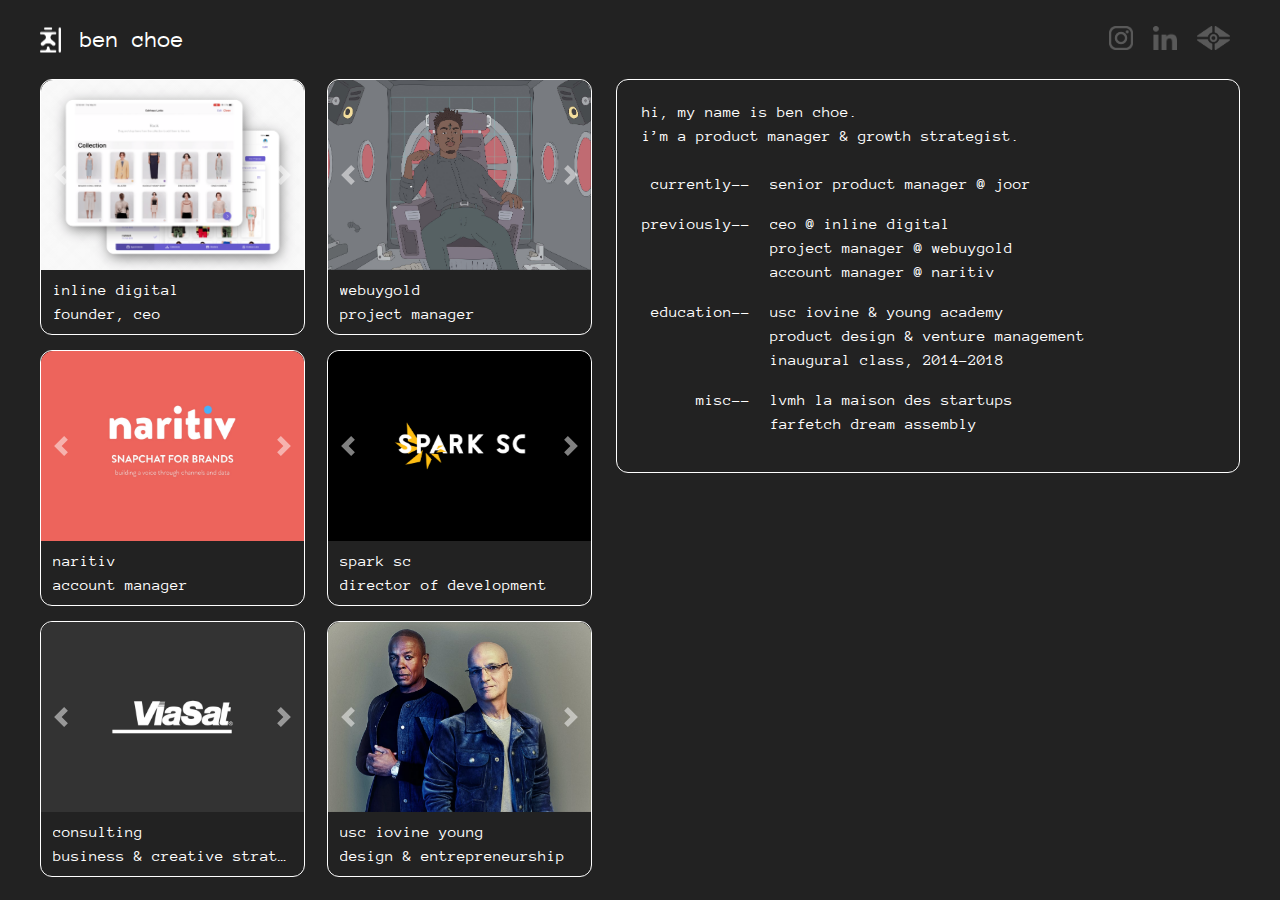
<file: index.html>
<!DOCTYPE html>
<!-- 4/11/20 12:38 -->
<html lang="en">
<head>
  <!-- Meta, title, CSS, favicons, etc. -->
  <meta http-equiv="Content-Type" content="text/html; charset=UTF-8">
  <meta charset="utf-8">
  <meta http-equiv="X-UA-Compatible" content="IE=edge">
  <meta name="viewport" content="width=device-width, initial-scale=1">
  <meta name="author" content="ben choe">
  <title>ben choe</title>
  <link rel="icon" type="image/png" href="img/favicon.png">
  <link href="css/bootstrap.min.css" rel="stylesheet">
  <link href="css/home.css" rel="stylesheet">
  <link href="https://fonts.googleapis.com/css?family=Anonymous+Pro:400,400i,700,700i&display=swap" rel="stylesheet">

</head>

<body class="text-center">
  <div class="container-fluid d-flex w-auto h-auto p-3 mx-4 flex-column">
    <header class="header mb-3">
      <div class="content-header text-left">
        <nav class="nav nav-icons">
          <a href="https://www.instagram.com/benchoe/" target="_blank"><img class="nav-icons nav-link" src="img/instagram.png"></img></a>
          <a href="https://www.linkedin.com/in/benjchoe/" target="_blank"><img class="nav-icons nav-link" src="img/linkedin.png"></img></a>
          <a href="https://www.anoesis.org/" target="_blank"><img class="nav-icons nav-link" src="img/anoesis.png"></img></a>
        </nav>
        <a href="/"><img class="ben-korean" src="img/ben-logo.png"></a></img>
        <div class="ben-header-text">
          <h4 class="nobreak"><a class="name" href="/">ben choe</a></h4>
        </div>
      </div>
    </header>


    <div class="container-fluid body p-0">
      <div class="infosticky d-xl-block bd-toc">
        hi, my name is ben choe. </br>
        i’m a product manager & growth strategist. </br></br>
        <div class="about1">
          <p>currently--</p>
          <p>previously--</p></br></br>
          <p>education--</p></br></br>
          <p>misc--</p></br>
        </div>
        <div class="nobreak">
          <p class="nobreak"><a class="name">senior product manager @ joor</a></p>
          <p class="nobreak"><a class="name" href="inline">ceo @ inline digital</a></br><a class="name" href="webuygold">project manager @ webuygold</a></br><a class="name" href="naritiv">account manager @ naritiv</a></p>
          <p class="nobreak"><a class="name" href="iya">usc iovine & young academy</a></br>product design & venture management</br>inaugural class, 2014-2018</p>
          <p class="nobreak"><a class="name" href="https://www.lvmh.fr/actualites-documents/actualites/lvmh-accueille-la-troisieme-promotion-de-son-incubateur-la-maison-des-startups-a-station-f/" target="_blank">lvmh la maison des startups</a>
          </br><a class="name" href="https://www.drapersonline.com/news/meet-farfetchs-next-generation-of-start-ups/7038123.article" target="_blank">farfetch dream assembly</a></br></p>
        </div>
      </div>

      <div class="resize" id="resize">
      </div>

      <div class="contentsticky bd-toc">
        <div class="row">
          <div class="col card"> <a href="inline">
              <div id="carousel1" class="carousel slide" data-ride="carousel" data-interval="false">
                <div class="carousel-inner">
                  <div class="carousel-item active">
                    <img class="d-block w-100 card-img-top" src="img/inline/inline-00.png" alt="First slide">
                  </div>
                  <div class="carousel-item">
                    <img class="d-block w-100 card-img-top" src="img/inline/inline-01.png" alt="Second slide">
                  </div>
                  <div class="carousel-item">
                    <img class="d-block w-100 card-img-top" src="img/inline/inline-02.png" alt="Third slide">
                  </div>
                  <div class="carousel-item">
                    <img class="d-block w-100 card-img-top" src="img/inline/inline-03.png" alt="Fourth slide">
                  </div>
            </a>
          </div>
          <a class="carousel-control-prev" href="#carousel1" role="button" data-slide="prev">
            <span class="carousel-control-prev-icon" aria-hidden="true"></span>
            <span class="sr-only">Previous</span>
          </a>
          <a class="carousel-control-next" href="#carousel1" role="button" data-slide="next">
            <span class="carousel-control-next-icon" aria-hidden="true"></span>
            <span class="sr-only">Next</span>
          </a>
        </div>
        <div class="card-body"><a href="inline">
            <p class="card-text nobreak">inline digital</p>
            <p class="card-text nobreak">founder, ceo</p>
          </a>
        </div>
      </div>

      <div class="col card"> <a href="webuygold">
          <div id="carousel2" class="carousel slide" data-ride="carousel" data-interval="false">
            <div class="carousel-inner">
              <div class="carousel-item active">
                <img class="d-block w-100 card-img-top" src="img/webuygold/wbg-07.jpeg" alt="First slide">
              </div>
              <div class="carousel-item">
                <img class="d-block w-100 card-img-top" src="img/webuygold/wbg-08.png" alt="Second slide">
              </div>
              <div class="carousel-item">
                <img class="d-block w-100 card-img-top" src="img/webuygold/wbg-09.png" alt="Third slide">
              </div>
              <div class="carousel-item">
                <img class="d-block w-100 card-img-top" src="img/webuygold/wbg-10.jpg" alt="Fourth slide">
              </div>
        </a>
      </div>
      <a class="carousel-control-prev" href="#carousel2" role="button" data-slide="prev">
        <span class="carousel-control-prev-icon" aria-hidden="true"></span>
        <span class="sr-only">Previous</span>
      </a>
      <a class="carousel-control-next" href="#carousel2" role="button" data-slide="next">
        <span class="carousel-control-next-icon" aria-hidden="true"></span>
        <span class="sr-only">Next</span>
      </a>
    </div>
    <div class="card-body"> <a href="webuygold">
        <p class="card-text nobreak">webuygold</p>
        <p class="card-text nobreak">project manager </p>
      </a>
    </div>
  </div>

  <div class="w-border"></div>

  <div class="col card"><a href="naritiv">
      <div id="carousel3" class="carousel slide" data-ride="carousel" data-interval="false">
        <div class="carousel-inner">
          <div class="carousel-item active">
            <img class="d-block w-100 card-img-top" src="img/naritiv/01.jpg" alt="First slide">
          </div>
          <div class="carousel-item">
            <img class="d-block w-100 card-img-top" src="img/naritiv/09.png" alt="Second slide">
          </div>
          <div class="carousel-item">
            <img class="d-block w-100 card-img-top" src="img/naritiv/10.png" alt="Third slide">
          </div>
          <div class="carousel-item">
            <img class="d-block w-100 card-img-top" src="img/naritiv/11.png" alt="Fourth slide">
          </div>
    </a>
  </div>
  <a class="carousel-control-prev" href="#carousel3" role="button" data-slide="prev">
    <span class="carousel-control-prev-icon" aria-hidden="true"></span>
    <span class="sr-only">Previous</span>
  </a>
  <a class="carousel-control-next" href="#carousel3" role="button" data-slide="next">
    <span class="carousel-control-next-icon" aria-hidden="true"></span>
    <span class="sr-only">Next</span>
  </a>
  </div>
  <div class="card-body"> <a href="naritiv">
      <p class="card-text nobreak">naritiv</p>
      <p class="card-text nobreak">account manager</p>
    </a>
  </div>
  </div>

  <div class="col card"> <a href="sparksc">
      <div id="carousel4" class="carousel slide" data-ride="carousel" data-interval="false">
        <div class="carousel-inner">
          <div class="carousel-item active">
            <img class="d-block w-100 card-img-top" src="img/sparksc/spark-01.png" alt="First slide">
          </div>
          <div class="carousel-item">
            <img class="d-block w-100 card-img-top" src="img/sparksc/spark-07.png" alt="Second slide">
          </div>
          <div class="carousel-item">
            <img class="d-block w-100 card-img-top" src="img/sparksc/spark-08.jpg" alt="Third slide">
          </div>
          <div class="carousel-item">
            <img class="d-block w-100 card-img-top" src="img/sparksc/spark-09.jpg" alt="Fourth slide">
          </div>
          <div class="carousel-item">
            <img class="d-block w-100 card-img-top" src="img/sparksc/spark-10.jpg" alt="Fifth slide">
          </div>
          <div class="carousel-item">
            <img class="d-block w-100 card-img-top" src="img/sparksc/spark-11.jpg" alt="Fifth slide">
          </div>
    </a>
  </div>
  <a class="carousel-control-prev" href="#carousel4" role="button" data-slide="prev">
    <span class="carousel-control-prev-icon" aria-hidden="true"></span>
    <span class="sr-only">Previous</span>
  </a>
  <a class="carousel-control-next" href="#carousel4" role="button" data-slide="next">
    <span class="carousel-control-next-icon" aria-hidden="true"></span>
    <span class="sr-only">Next</span>
  </a>
  </div>
  <div class="card-body"> <a href="sparksc">
      <p class="card-text nobreak">spark sc</p>
      <p class="card-text nobreak">director of development</p>
    </a>
  </div>
  </div>

  <div class="w-border"></div>

  <div class="col card"> <a href="consulting">
      <div id="carousel5" class="carousel slide" data-ride="carousel" data-interval="false">
        <div class="carousel-inner">
          <div class="carousel-item active">
            <img class="d-block w-100 card-img-top" src="img/consulting/consult-01.jpeg" alt="First slide">
          </div>
          <div class="carousel-item">
            <img class="d-block w-100 card-img-top" src="img/consulting/consult-02.jpg" alt="Second slide">
          </div>
          <div class="carousel-item">
            <img class="d-block w-100 card-img-top" src="img/consulting/consult-03.png" alt="Third slide">
          </div>
          <div class="carousel-item">
            <img class="d-block w-100 card-img-top" src="img/consulting/consult-05.png" alt="Fourth slide">
          </div>
    </a>
  </div>
  <a class="carousel-control-prev" href="#carousel5" role="button" data-slide="prev">
    <span class="carousel-control-prev-icon" aria-hidden="true"></span>
    <span class="sr-only">Previous</span>
  </a>
  <a class="carousel-control-next" href="#carousel5" role="button" data-slide="next">
    <span class="carousel-control-next-icon" aria-hidden="true"></span>
    <span class="sr-only">Next</span>
  </a>
  </div>
  <div class="card-body"> <a href="consulting">
      <p class="card-text nobreak">consulting</p>
      <p class="card-text nobreak">business & creative strategy</p>
    </a>
  </div>
  </div>

  <div class="col card"> <a href="iya">
      <div id="carousel6" class="carousel slide" data-ride="carousel" data-interval="false">
        <div class="carousel-inner">
          <div class="carousel-item active">
            <img class="d-block w-100 card-img-top" src="img/iya/iya-03.jpg" alt="First slide">
          </div>
          <div class="carousel-item">
            <img class="d-block w-100 card-img-top" src="img/iya/iya-00.jpg" alt="Second slide">
          </div>
          <div class="carousel-item">
            <img class="d-block w-100 card-img-top" src="img/iya/iya-01.jpg" alt="Third slide">
          </div>
          <div class="carousel-item">
            <img class="d-block w-100 card-img-top" src="img/iya/iya-02.jpg" alt="Fourth slide">
          </div>
    </a>
  </div>
  <a class="carousel-control-prev" href="#carousel6" role="button" data-slide="prev">
    <span class="carousel-control-prev-icon" aria-hidden="true"></span>
    <span class="sr-only">Previous</span>
  </a>
  <a class="carousel-control-next" href="#carousel6" role="button" data-slide="next">
    <span class="carousel-control-next-icon" aria-hidden="true"></span>
    <span class="sr-only">Next</span>
  </a>
  </div>
  <div class="card-body"><a href="iya">
      <p class="card-text nobreak">usc iovine young</p>
      <p class="card-text nobreak">design & entrepreneurship </p>
    </a>
  </div>
  </div>

  </div>
  </div>

  </div>
  </div>
  </div>

</body>
</html>
</file>
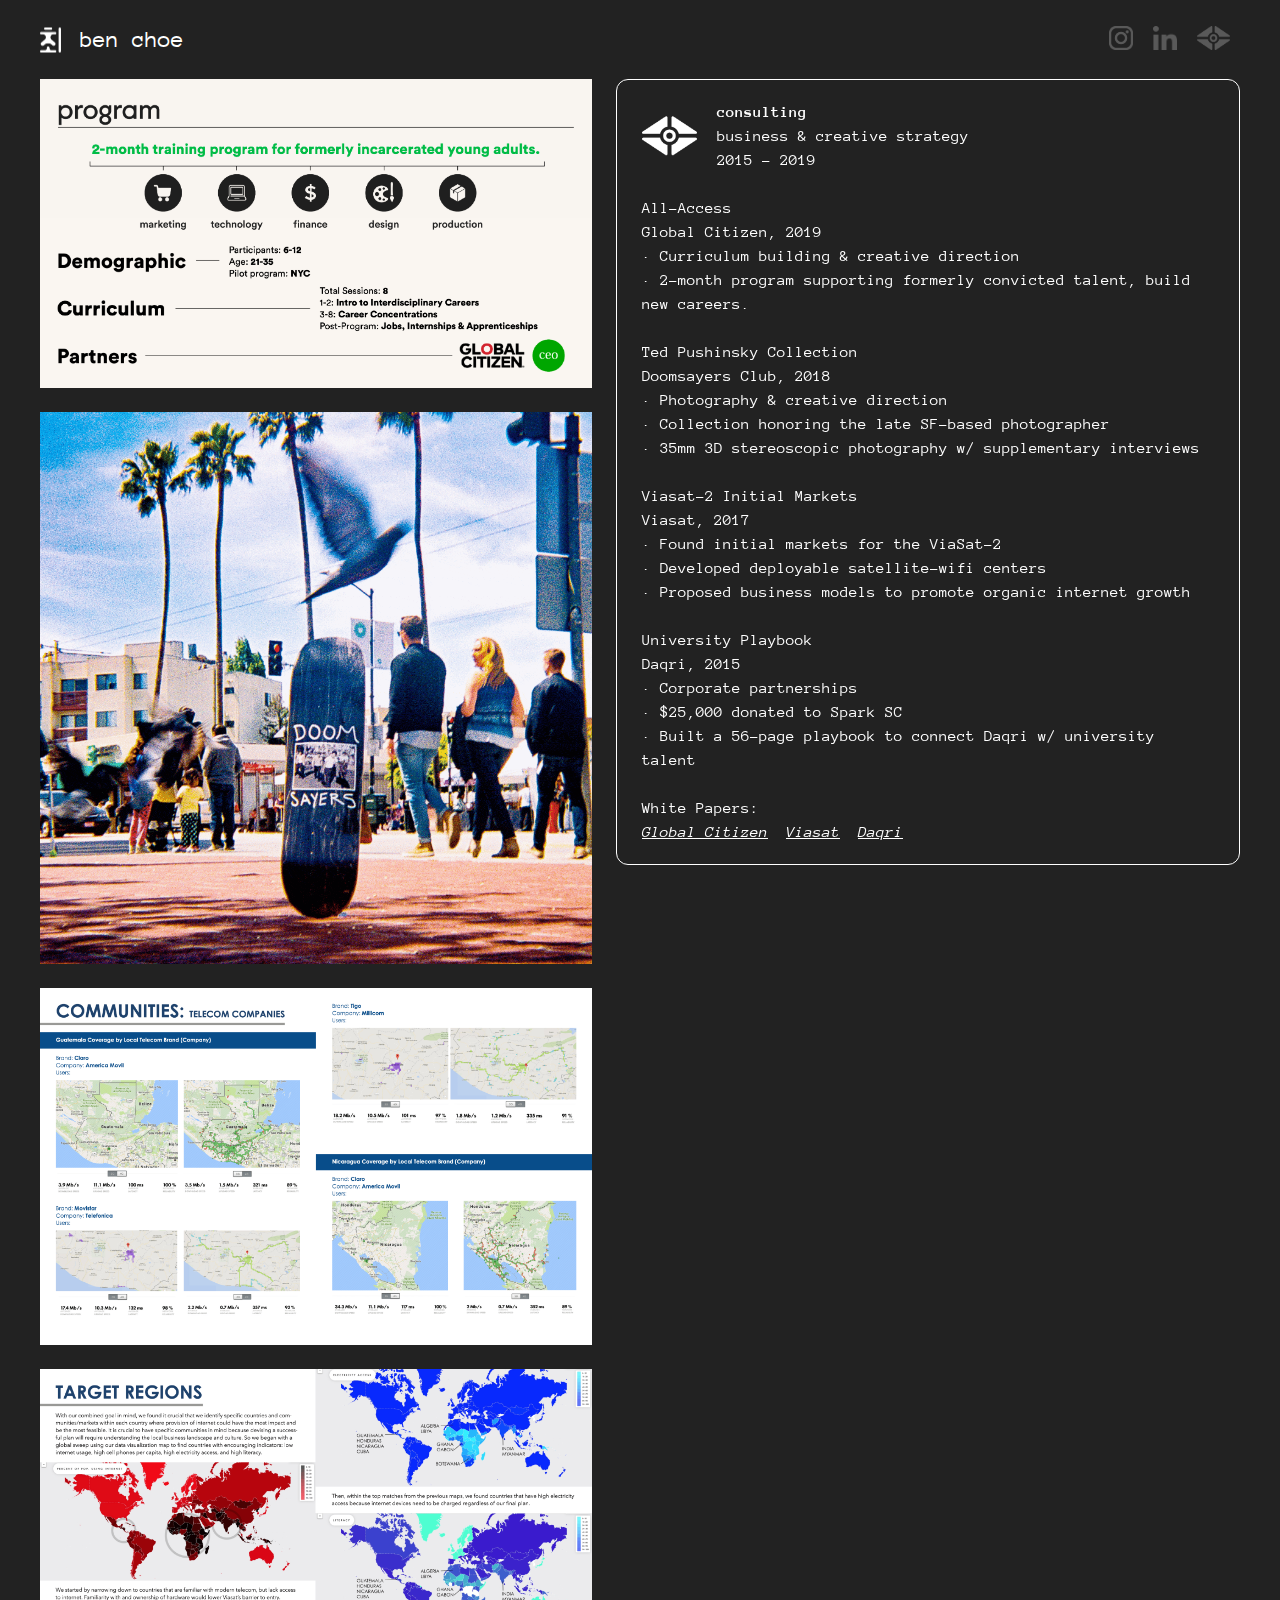
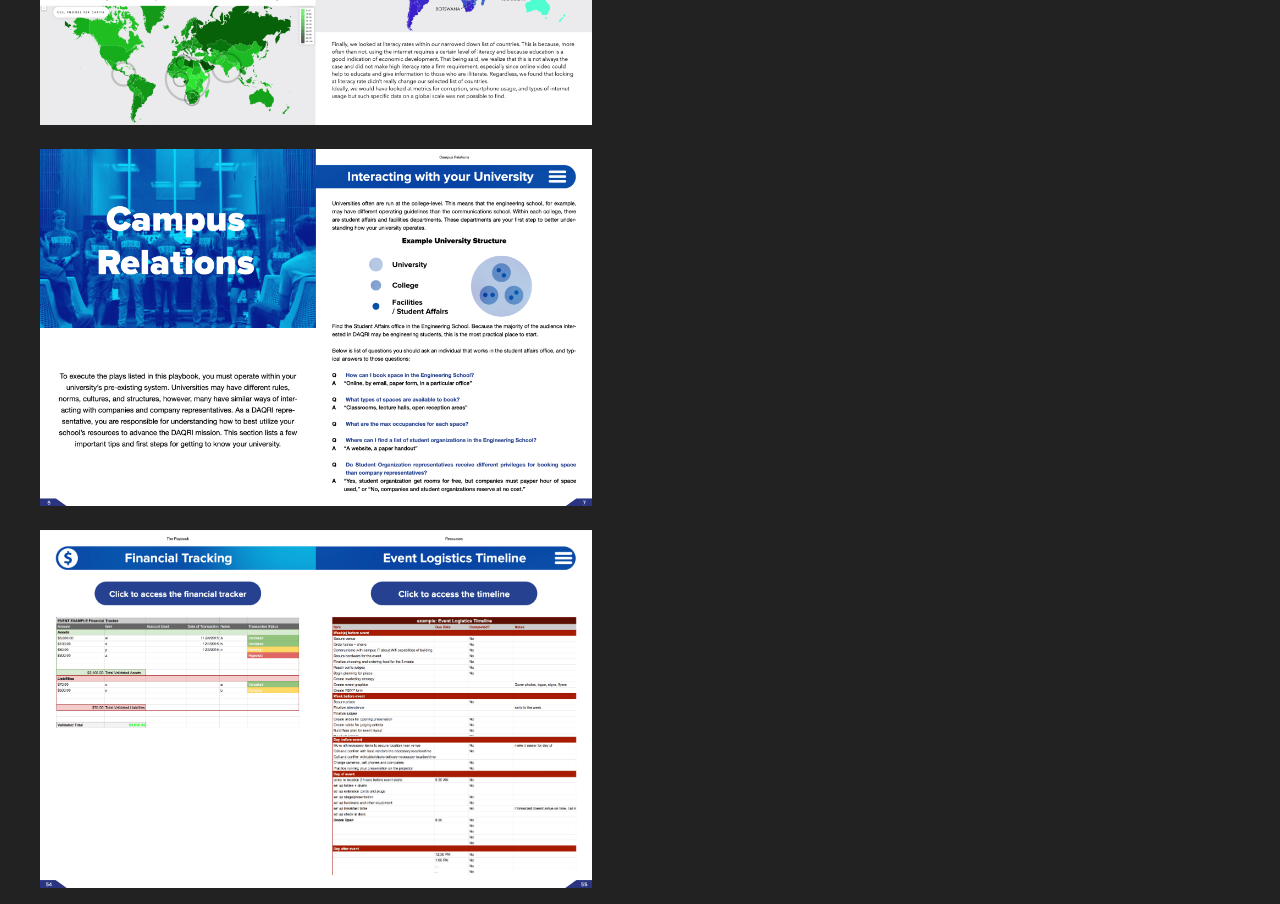
<file: consulting.html>
<!DOCTYPE html>
<html lang="en">
<head>
  <!-- Meta, title, CSS, favicons, etc. -->
  <meta http-equiv="Content-Type" content="text/html; charset=UTF-8">
  <meta charset="utf-8">
  <meta http-equiv="X-UA-Compatible" content="IE=edge">
  <meta name="viewport" content="width=device-width, initial-scale=1">
  <meta name="author" content="ben choe">
  <title>ben choe · consulting</title>
  <!-- Bootstrap -->
  <link href="css/bootstrap.min.css" rel="stylesheet">
  <link href="css/home.css" rel="stylesheet">
  <link href="https://fonts.googleapis.com/css?family=Anonymous+Pro:400,400i,700,700i&display=swap" rel="stylesheet">
  <link rel="shortcut icon" href="img/favicon.png" />
</head>

<body class="text-center">
  <div class="container-fluid d-flex w-auto h-auto p-3 mx-4 flex-column">
    <header class="header mb-3">
      <div class="content-header text-left">
        <nav class="nav nav-icons">
          <a href="https://www.instagram.com/benchoe/" target="_blank"><img class="nav-icons nav-link" src="img/instagram.png"></img></a>
          <a href="https://www.linkedin.com/in/benjchoe/" target="_blank"><img class="nav-icons nav-link" src="img/linkedin.png"></img></a>
          <a href="https://www.anoesis.org/" target="_blank"><img class="nav-icons nav-link" src="img/anoesis.png"></img></a>
        </nav>
          <a href="/"><img class="ben-korean" src="img/ben-logo.png"></a></img>
          <div class="ben-header-text">
          <h4 class="nobreak"><a class="name" href="/">ben choe</a></h4>
        </div>
      </div>
    </header>


    <div class="container-fluid body p-0">

      <div class="infosticky sticky d-xl-block bd-toc ">
        <div class="content-header">
          <img class="content-icon" src="img/anoesis.png"></img>
          <div class="content-header-text">
            <span class="nobreak"><b>consulting</b></span></br>
            <span class="nobreak">business & creative strategy</span></br>
            <span class="nobreak">2015 - 2019</span></br>
          </div>
        </div>
        <div class="content-body">
        </br>All-Access</br>
         Global Citizen, 2019 </br>
        · Curriculum building & creative direction </br>
        · 2-month program supporting formerly convicted talent, build new careers.  </br>

        </br> Ted Pushinsky Collection</br> Doomsayers Club, 2018 </br>
        · Photography & creative direction </br>
        · Collection honoring the late SF-based photographer</br>
        · 35mm 3D stereoscopic photography w/ supplementary interviews</br>

      </br> Viasat-2 Initial Markets  </br> Viasat, 2017 </br>
        · Found initial markets for the ViaSat-2</br>
        · Developed deployable satellite-wifi centers</br>
        · Proposed business models to promote organic internet growth </br>

      </br> University Playbook
        </br> Daqri, 2015 </br>
        · Corporate partnerships</br>
        · $25,000 donated to Spark SC</br>
        · Built a 56-page playbook to connect Daqri w/ university talent</br></br>

          White Papers:</br>
          <a href="https://drive.google.com/file/d/1iO78nmvNPgZdvIcZbHdBBn9d-UtNSvim/view?usp=sharing" target="_blank"><i><u>Global Citizen</u></i></a>&nbsp
          <a href="https://drive.google.com/file/d/0B6eDEghP5x7YWVRFVkRJT0NRVG8/view?usp=sharing" target="_blank"><i><u>Viasat</u></i></a>&nbsp
          <a href="https://drive.google.com/file/d/1zqsICoO_gHQARElUZQ07DHzJPuVdVCFq/view?usp=sharing" target="_blank"><i><u>Daqri</u></i></a>&nbsp

        </div>
      </div>

      <div class="contentsticky d-xl-block bd-toc">
        <img class="d-block w-100" src="img/consulting/consult-06.png"></br>
        <img class="d-block w-100" src="img/consulting/consult-11.gif"></br>
        <img class="d-block w-100" src="img/consulting/consult-07.png"></br>
        <img class="d-block w-100" src="img/consulting/consult-08.png"></br>
        <img class="d-block w-100" src="img/consulting/consult-09.png"></br>
        <img class="d-block w-100" src="img/consulting/consult-10.png">
      </div>

    </div>
  </div>
</div>

<!-- jQuery -->
<script src="js/jquery.min.js"></script>
<script src="js/bootstrap.bundle.min.js"></script>

</body>
</html>
</file>
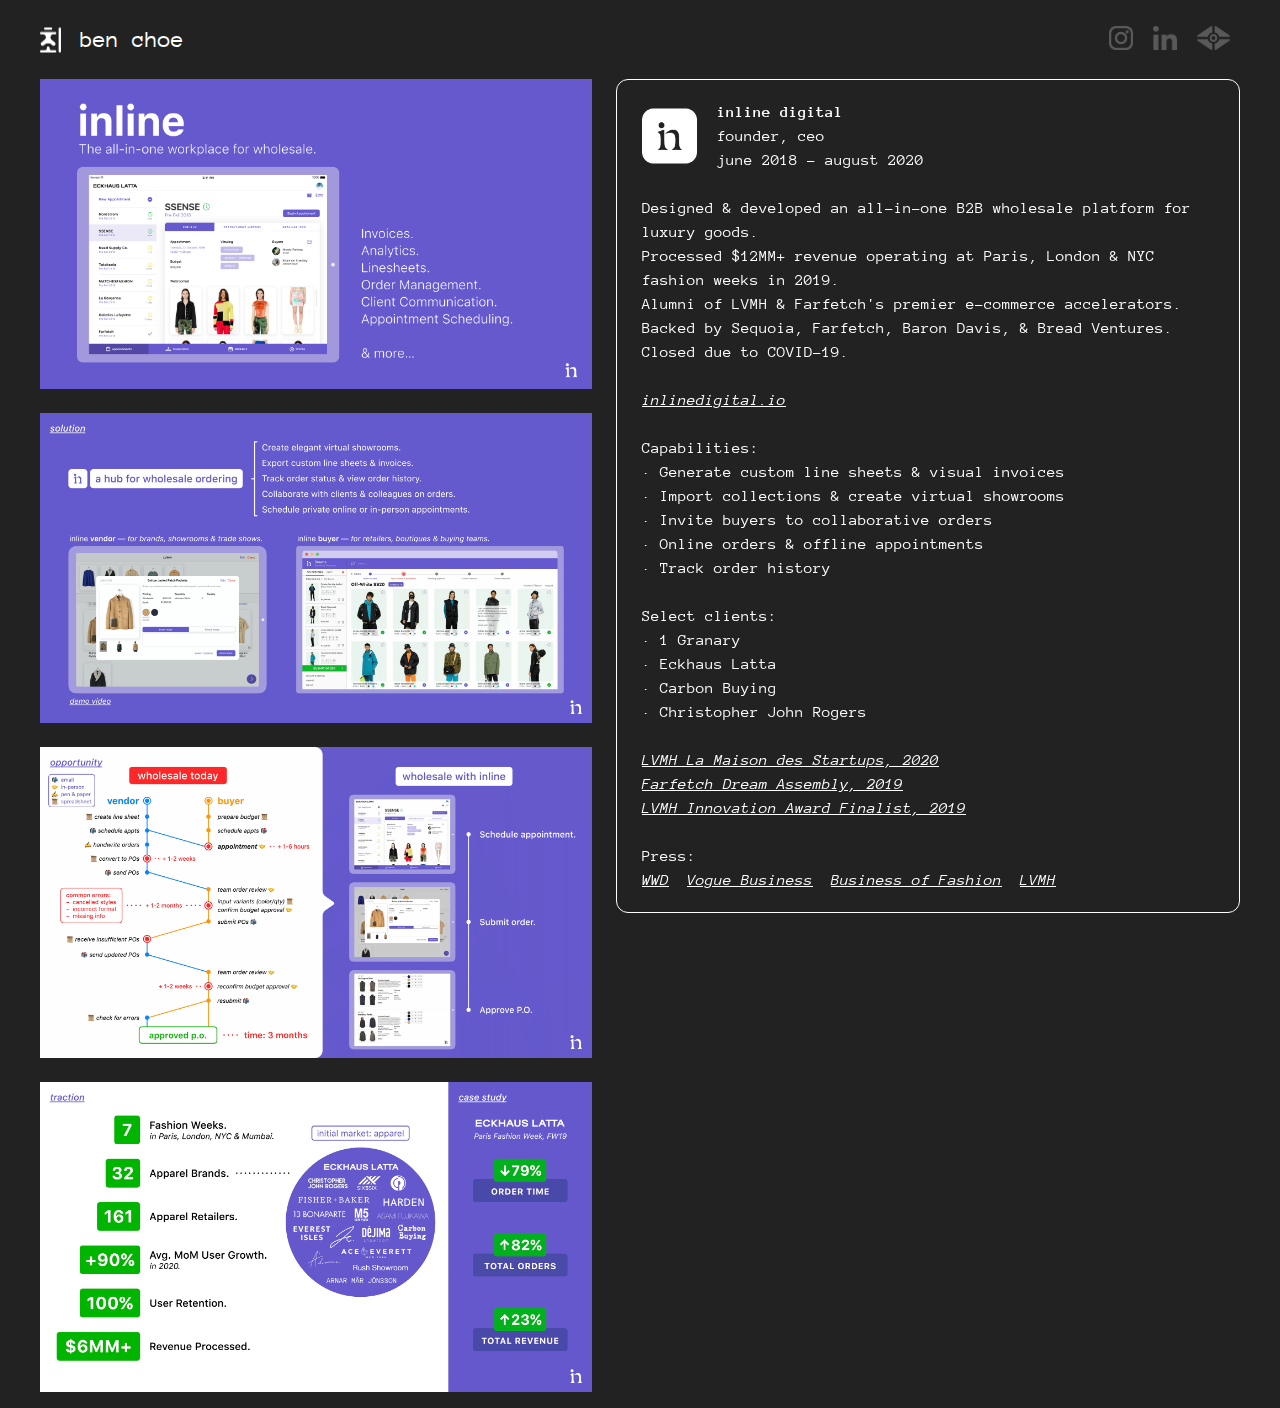
<file: inline.html>
<!DOCTYPE html>
<html lang="en">
<head>
  <!-- Meta, title, CSS, favicons, etc. -->
  <meta http-equiv="Content-Type" content="text/html; charset=UTF-8">
  <meta charset="utf-8">
  <meta http-equiv="X-UA-Compatible" content="IE=edge">
  <meta name="viewport" content="width=device-width, initial-scale=1">
  <meta name="author" content="ben choe">
  <title>ben choe · inline</title>
  <!-- Bootstrap -->
  <link href="css/bootstrap.min.css" rel="stylesheet">
  <link href="css/home.css" rel="stylesheet">
  <link href="https://fonts.googleapis.com/css?family=Anonymous+Pro:400,400i,700,700i&display=swap" rel="stylesheet">
  <link rel="shortcut icon" href="img/favicon.png" />
</head>

<body class="text-center">
  <div class="container-fluid d-flex w-auto h-auto p-3 mx-4 flex-column">
    <header class="header mb-3">
      <div class="content-header text-left">
        <nav class="nav nav-icons">
          <a href="https://www.instagram.com/benchoe/" target="_blank"><img class="nav-icons nav-link" src="img/instagram.png"></img></a>
          <a href="https://www.linkedin.com/in/benjchoe/" target="_blank"><img class="nav-icons nav-link" src="img/linkedin.png"></img></a>
          <a href="https://www.anoesis.org/" target="_blank"><img class="nav-icons nav-link" src="img/anoesis.png"></img></a>
        </nav>
          <a href="/"><img class="ben-korean" src="img/ben-logo.png"></a></img>
          <div class="ben-header-text">
          <h4 class="nobreak"><a class="name" href="/">ben choe</a></h4>
        </div>
      </div>
    </header>


    <div class="container-fluid body p-0">

      <div class="infosticky sticky d-xl-block bd-toc ">
        <div class="content-header">
          <img class="content-icon" src="img/inline/inline-logo.png"></img>
          <div class="content-header-text">
            <span class="nobreak"><b>inline digital</b></span></br>
            <span class="nobreak">founder, ceo</span></br>
            <span class="nobreak">june 2018 - august 2020</span></br>
          </div>
        </div>
        <div class="content-body">
          </br>
          Designed & developed an all-in-one B2B wholesale platform for luxury goods.</br>
          Processed $12MM+ revenue operating at Paris, London & NYC fashion weeks in 2019.</br>
          Alumni of LVMH & Farfetch's premier e-commerce accelerators.</br>
          Backed by Sequoia, Farfetch, Baron Davis, & Bread Ventures.</br>
          Closed due to COVID-19. </br></br>
          <a href="https://inlinedigital.io/" target="_blank"><i><u>inlinedigital.io</u></i></a></br></br>
          Capabilities:</br>
          · Generate custom line sheets & visual invoices</br>
          · Import collections & create virtual showrooms</br>
          · Invite buyers to collaborative orders</br>
          · Online orders & offline appointments</br>
          · Track order history</br></br>
          Select clients: </br>
          · 1 Granary</br>
          · Eckhaus Latta</br>
          · Carbon Buying</br>
          · Christopher John Rogers</br>
        </br>
        <a href="https://www.lvmh.fr/actualites-documents/actualites/lvmh-accueille-la-troisieme-promotion-de-son-incubateur-la-maison-des-startups-a-station-f/" target="_blank"><i><u>LVMH La Maison des Startups, 2020</u></i></a></br>
        <a href="https://www.drapersonline.com/news/meet-farfetchs-next-generation-of-start-ups/7038123.article" target="_blank"><i><u>Farfetch Dream Assembly, 2019</u></i></a></br>
        <a href="https://www.lvmh.com/news-documents/news/lvmh-innovation-award-discover-the-30-finalist-startups/" target="_blank"><i><u>LVMH Innovation Award Finalist, 2019</u></i></a></br>
</br>
          Press:</br>
          <a href="https://wwd.com/business-news/retail/the-future-lies-in-start-ups-personalization-and-reinvention-says-jose-neves-1203395805/" target="_blank"><i><u>WWD</u></i></a>&nbsp
          <a href="https://www.voguebusiness.com/technology/fashion-startups-tech-accelerators-y-combinator-dream-assembly" target="_blank"><i><u>Vogue Business</u></i></a>&nbsp
          <a href="https://www.businessoffashion.com/articles/intelligence/looking-for-a-fashion-mentor-heres-where-to-begin" target="_blank"><i><u>Business of Fashion</u></i></a>&nbsp
          <a href="https://lamaisondesstartups.lvmh.com/startup/inline-digital/" target="_blank"><i><u>LVMH</u></i></a>

        </div>
      </div>

      <div class="contentsticky d-xl-block bd-toc">
        <img class="d-block w-100" src="img/inline/inline-08.png"></br>
        <img class="d-block w-100" src="img/inline/inline-07.png"></br>
        <img class="d-block w-100" src="img/inline/inline-06.png"></br>
        <img class="d-block w-100" src="img/inline/inline-05.png">
      </div>

    </div>
  </div>
</div>

<!-- jQuery -->
<script src="js/jquery.min.js"></script>
<script src="js/bootstrap.bundle.min.js"></script>

</body>
</html>
</file>
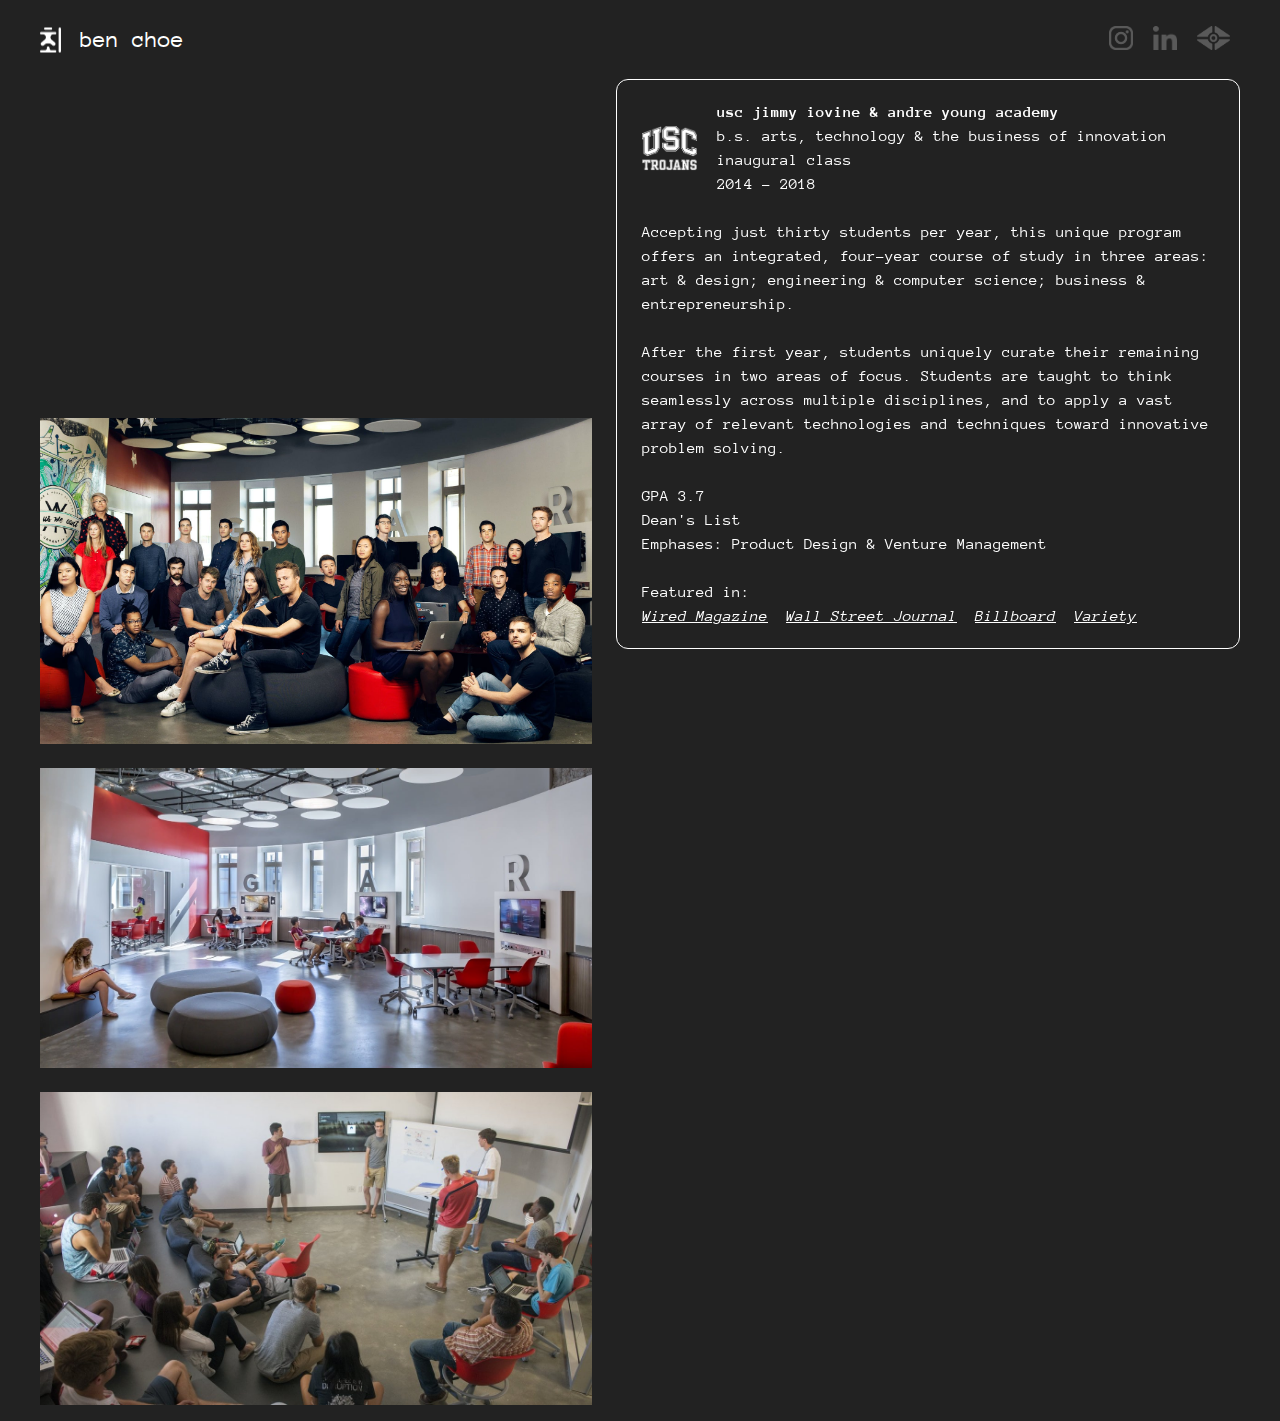
<file: iya.html>
<!DOCTYPE html>
<html lang="en">
<head>
  <!-- Meta, title, CSS, favicons, etc. -->
  <meta http-equiv="Content-Type" content="text/html; charset=UTF-8">
  <meta charset="utf-8">
  <meta http-equiv="X-UA-Compatible" content="IE=edge">
  <meta name="viewport" content="width=device-width, initial-scale=1">
  <meta name="author" content="ben choe">
  <title>ben choe · usc iya</title>
  <!-- Bootstrap -->
  <link href="css/bootstrap.min.css" rel="stylesheet">
  <link href="css/home.css" rel="stylesheet">
  <link href="https://fonts.googleapis.com/css?family=Anonymous+Pro:400,400i,700,700i&display=swap" rel="stylesheet">
  <link rel="shortcut icon" href="img/favicon.png" />
</head>

<body class="text-center">
  <div class="container-fluid d-flex w-auto h-auto p-3 mx-4 flex-column">
    <header class="header mb-3">
      <div class="content-header text-left">
        <nav class="nav nav-icons">
          <a href="https://www.instagram.com/benchoe/" target="_blank"><img class="nav-icons nav-link" src="img/instagram.png"></img></a>
          <a href="https://www.linkedin.com/in/benjchoe/" target="_blank"><img class="nav-icons nav-link" src="img/linkedin.png"></img></a>
          <a href="https://www.anoesis.org/" target="_blank"><img class="nav-icons nav-link" src="img/anoesis.png"></img></a>
        </nav>
        <a href="/"><img class="ben-korean" src="img/ben-logo.png"></a></img>
        <div class="ben-header-text">
          <h4 class="nobreak"><a class="name" href="/">ben choe</a></h4>
        </div>
      </div>
    </header>


    <div class="container-fluid body p-0">

      <div class="infosticky sticky d-xl-block bd-toc ">
        <div class="content-header">
          <img class="content-icon" src="img/iya/iya-logo.png"></img>
          <div class="content-header-text">
            <span class=""><b>usc jimmy iovine & andre young academy</b></span></br>
            <span class="">b.s. arts, technology & the business of innovation</span></br>
            <span class="">inaugural class</span></br>
            <span class="">2014 - 2018</span></br>
          </div>
        </div>
        <div class="content-body">
          </br>
          Accepting just thirty students per year, this unique program offers an integrated, four-year course of study in three areas:</br>
          art & design; engineering & computer science; business & entrepreneurship.</br></br>
          After the first year, students uniquely curate their remaining courses in two areas of focus.
          Students are taught to think seamlessly across multiple disciplines, and to apply a vast array of relevant technologies and
          techniques toward innovative problem solving.</br></br>

          GPA 3.7</br>
          Dean's List</br>
          Emphases: Product Design & Venture Management</br></br>
          Featured in:</br>
          <a href="https://www.wired.com/2015/08/can-jimmy-iovine-dr-dre-save-music-industry/" target="_blank"><i><u>Wired Magazine</u></i></a>&nbsp
          <a href="https://www.wsj.com/articles/jimmy-iovine-is-officiating-a-marriage-of-tech-and-the-arts-1477582236" target="_blank"><i><u>Wall Street Journal</u></i></a>&nbsp
          <a href="https://www.billboard.com/articles/business/7540972/jimmy-iovine-interview-evolution-future-apple-music" target="_blank"><i><u>Billboard</u></i></a>&nbsp
          <a href="https://variety.com/2017/music/features/jimmy-iovine-apple-music-content-plan-1201979226/" target="_blank"><i><u>Variety</u></i></a></br>

        </div>
      </div>

      <div class="contentsticky d-xl-block bd-toc">
        <iframe class="d-block w-100" style="height:315px;" src="https://www.youtube.com/embed/_8glSHS8H8g" frameborder="0" allow="accelerometer; autoplay; encrypted-media; gyroscope; picture-in-picture" allowfullscreen></iframe></br>
        <img class="d-block w-100" src="img/iya/iya-00.jpg"></br>
        <img class="d-block w-100" src="img/iya/iya-01.jpg"></br>
        <img class="d-block w-100" src="img/iya/iya-02.jpg">
      </div>

    </div>
  </div>
</div>

<!-- jQuery -->
<script src="js/jquery.min.js"></script>
<script src="js/bootstrap.bundle.min.js"></script>

</body>
</html>
</file>
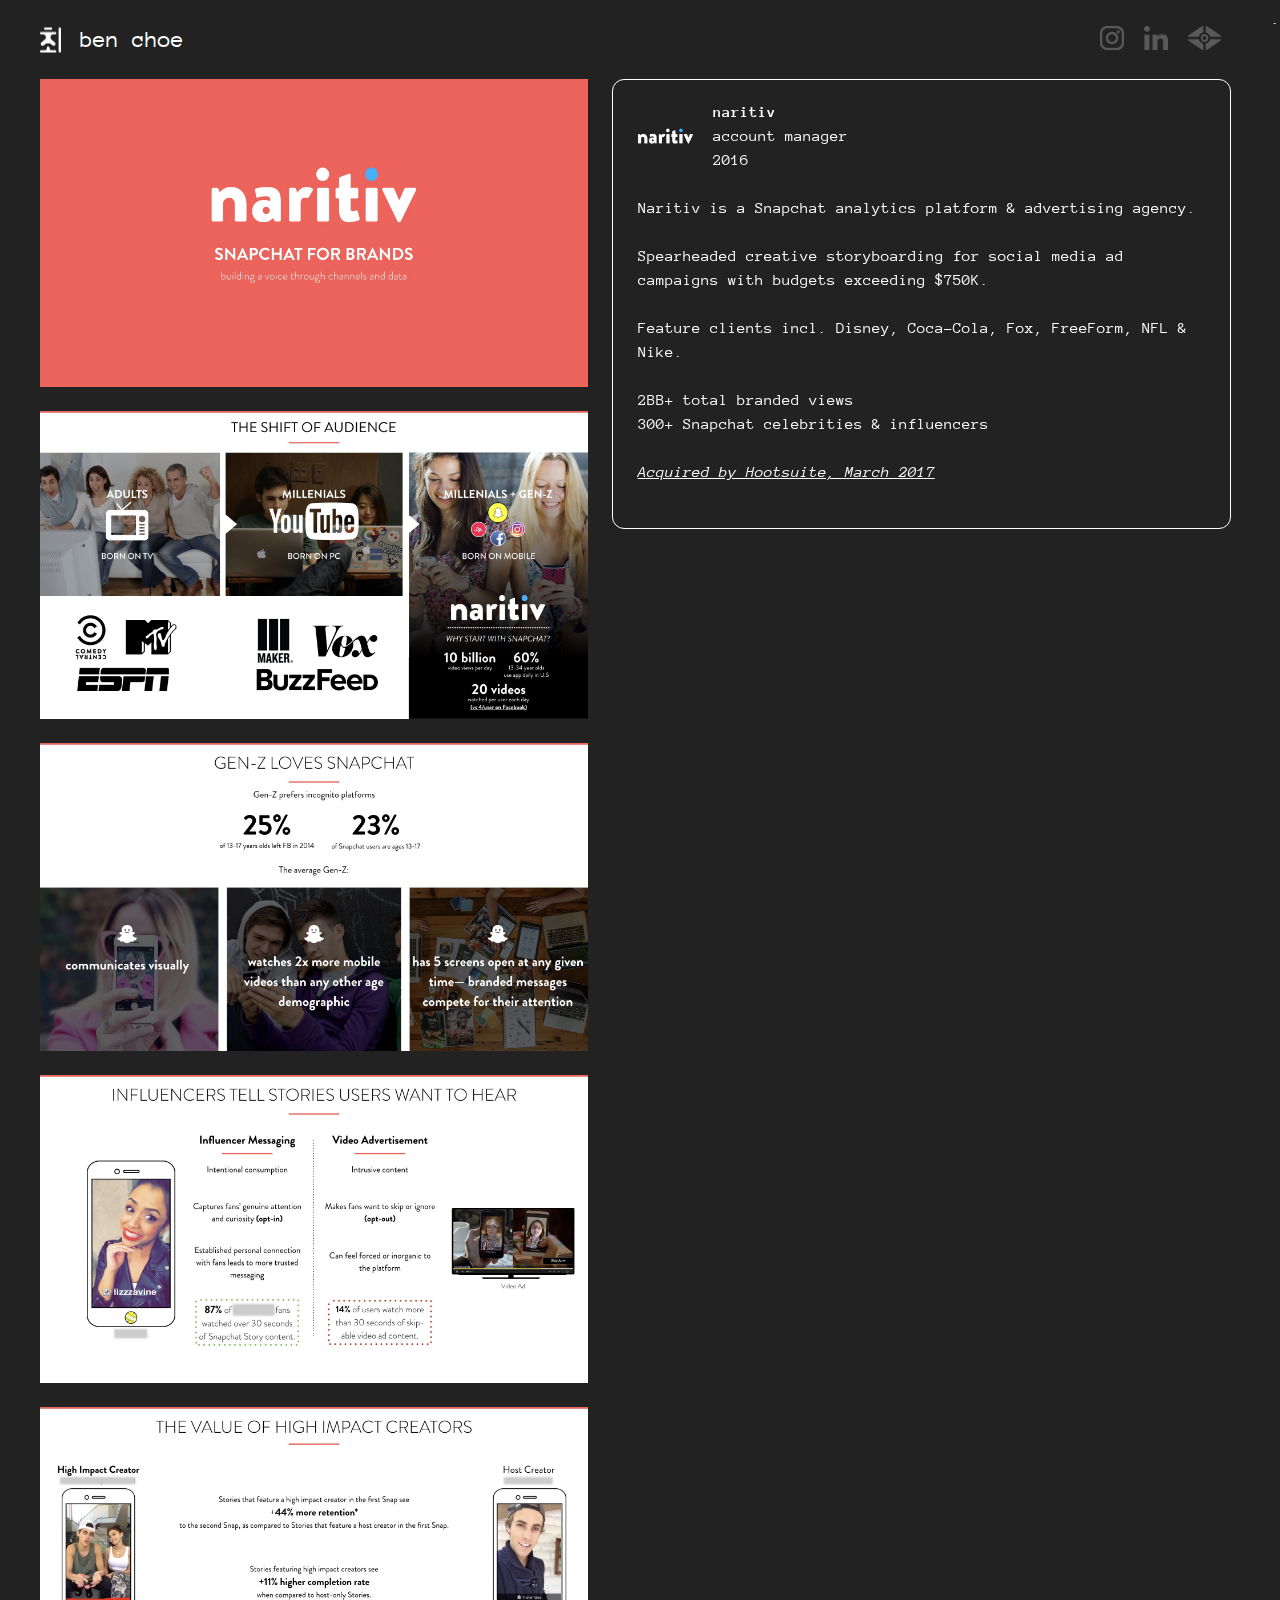
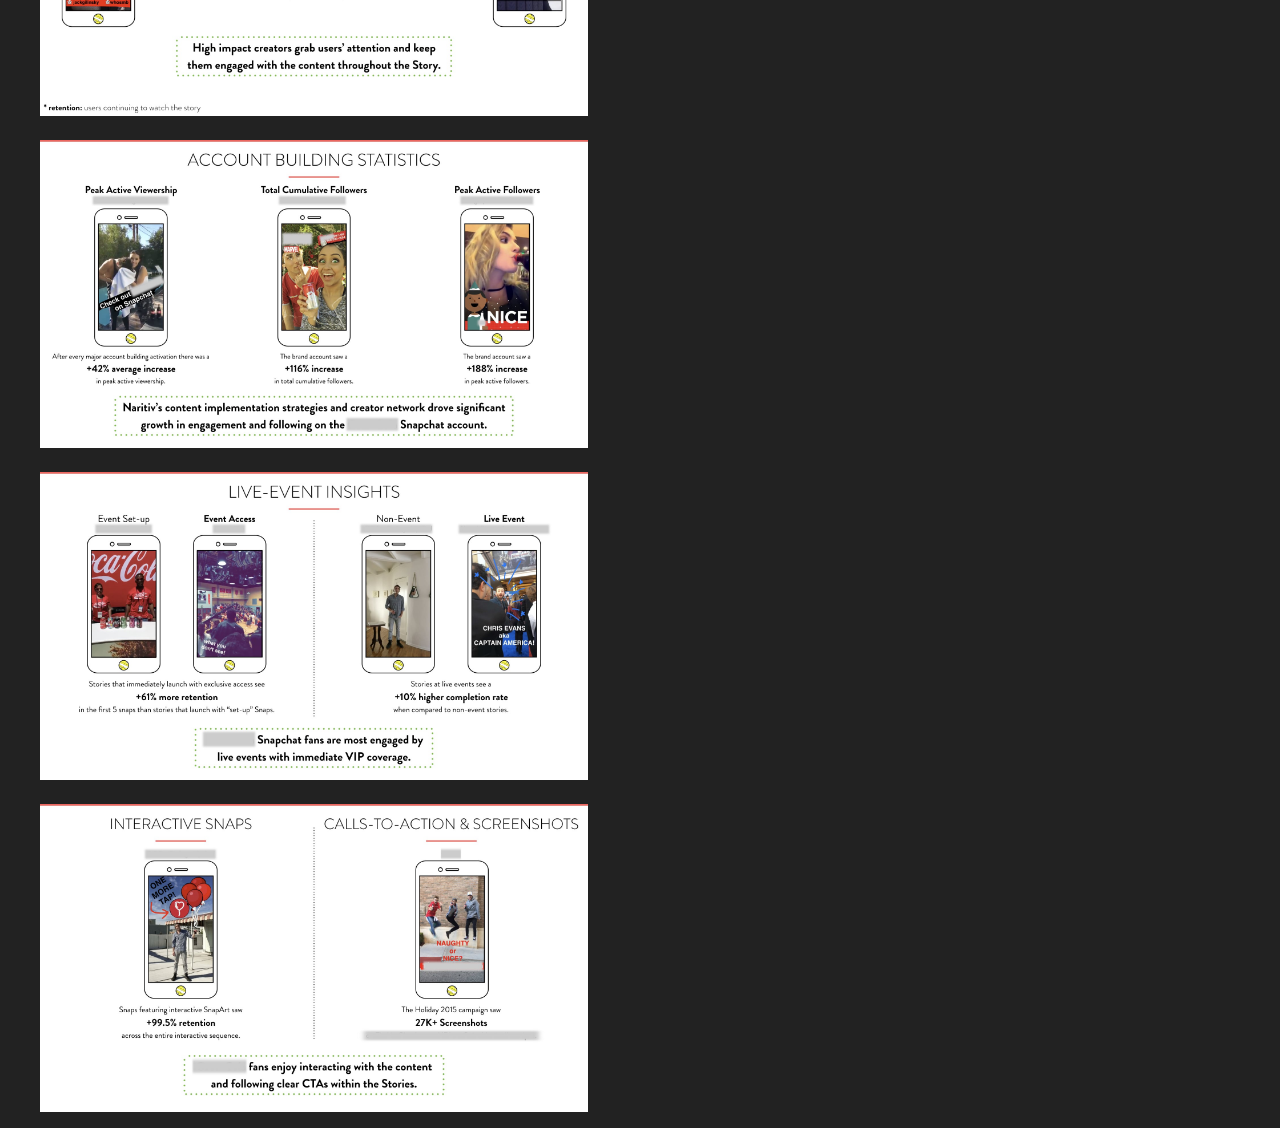
<file: naritiv.html>
<!DOCTYPE html>
<html lang="en">
<head>
  <!-- Meta, title, CSS, favicons, etc. -->
  <meta http-equiv="Content-Type" content="text/html; charset=UTF-8">
  <meta charset="utf-8">
  <meta http-equiv="X-UA-Compatible" content="IE=edge">
  <meta name="viewport" content="width=device-width, initial-scale=1">
  <meta name="author" content="ben choe">
  <title>ben choe · naritiv</title>
  <!-- Bootstrap -->
  <link href="css/bootstrap.min.css" rel="stylesheet">
  <link href="css/home.css" rel="stylesheet">
  <link href="https://fonts.googleapis.com/css?family=Anonymous+Pro:400,400i,700,700i&display=swap" rel="stylesheet">
  <link rel="shortcut icon" href="img/favicon.png" />
</head>

<body class="text-center">
  <div class="container-fluid d-flex w-auto h-auto p-3 mx-4 flex-column">
    <header class="header mb-3">
      <div class="content-header text-left">
        <nav class="nav nav-icons">
          <a href="https://www.instagram.com/benchoe/" target="_blank"><img class="nav-icons nav-link" src="img/instagram.png"></img></a>
          <a href="https://www.linkedin.com/in/benjchoe/" target="_blank"><img class="nav-icons nav-link" src="img/linkedin.png"></img></a>
          <a href="https://www.anoesis.org/" target="_blank"><img class="nav-icons nav-link" src="img/anoesis.png"></img></a>
        </nav>
        <a href="/"><img class="ben-korean" src="img/ben-logo.png"></a></img>
        <div class="ben-header-text">
          <h4 class="nobreak"><a class="name" href="/">ben choe</a></h4>
        </div>
      </div>
    </header>


    <div class="container-fluid body p-0">

      <div class="infosticky sticky d-xl-block bd-toc ">
        <div class="content-header">
          <img class="content-icon" src="img/naritiv/naritiv-logo.png"></img>
          <div class="content-header-text">
            <span class="nobreak"><b>naritiv</b></span></br>
            <span class="nobreak">account manager</span></br>
            <span class="nobreak">2016</span></br>
          </div>
        </div>
        <div class="content-body">
          </br>
          Naritiv is a Snapchat analytics platform & advertising agency.</br></br>

          Spearheaded creative storyboarding for social media ad campaigns with budgets exceeding $750K.</br></br>
          Feature clients incl. Disney, Coca-Cola, Fox, FreeForm, NFL & Nike.</br></br>

          2BB+ total branded views </br>
          300+ Snapchat celebrities & influencers </br></br>
          <a href="https://techcrunch.com/2017/03/21/hootsuite-naritiv/" target="_blank"><i><u>Acquired by Hootsuite, March 2017</u></i></a></br></br>
        </div>
      </div>

      <div class="contentsticky d-xl-block bd-toc">
        <img class="d-block w-100" src="img/naritiv/01.jpg"></br>
        <img class="d-block w-100" src="img/naritiv/02.jpg"></br>
        <img class="d-block w-100" src="img/naritiv/03.jpg"></br>
        <img class="d-block w-100" src="img/naritiv/04.jpg"></br>
        <img class="d-block w-100" src="img/naritiv/05.jpg"></br>
        <img class="d-block w-100" src="img/naritiv/06.jpg"></br>
        <img class="d-block w-100" src="img/naritiv/07.jpg"></br>
        <img class="d-block w-100" src="img/naritiv/08.jpg">
      </div>

    </div>
  </div>
</div>

<!-- jQuery -->
<script src="js/jquery.min.js"></script>
<script src="js/bootstrap.bundle.min.js"></script>

</body>
</html>
·
</file>
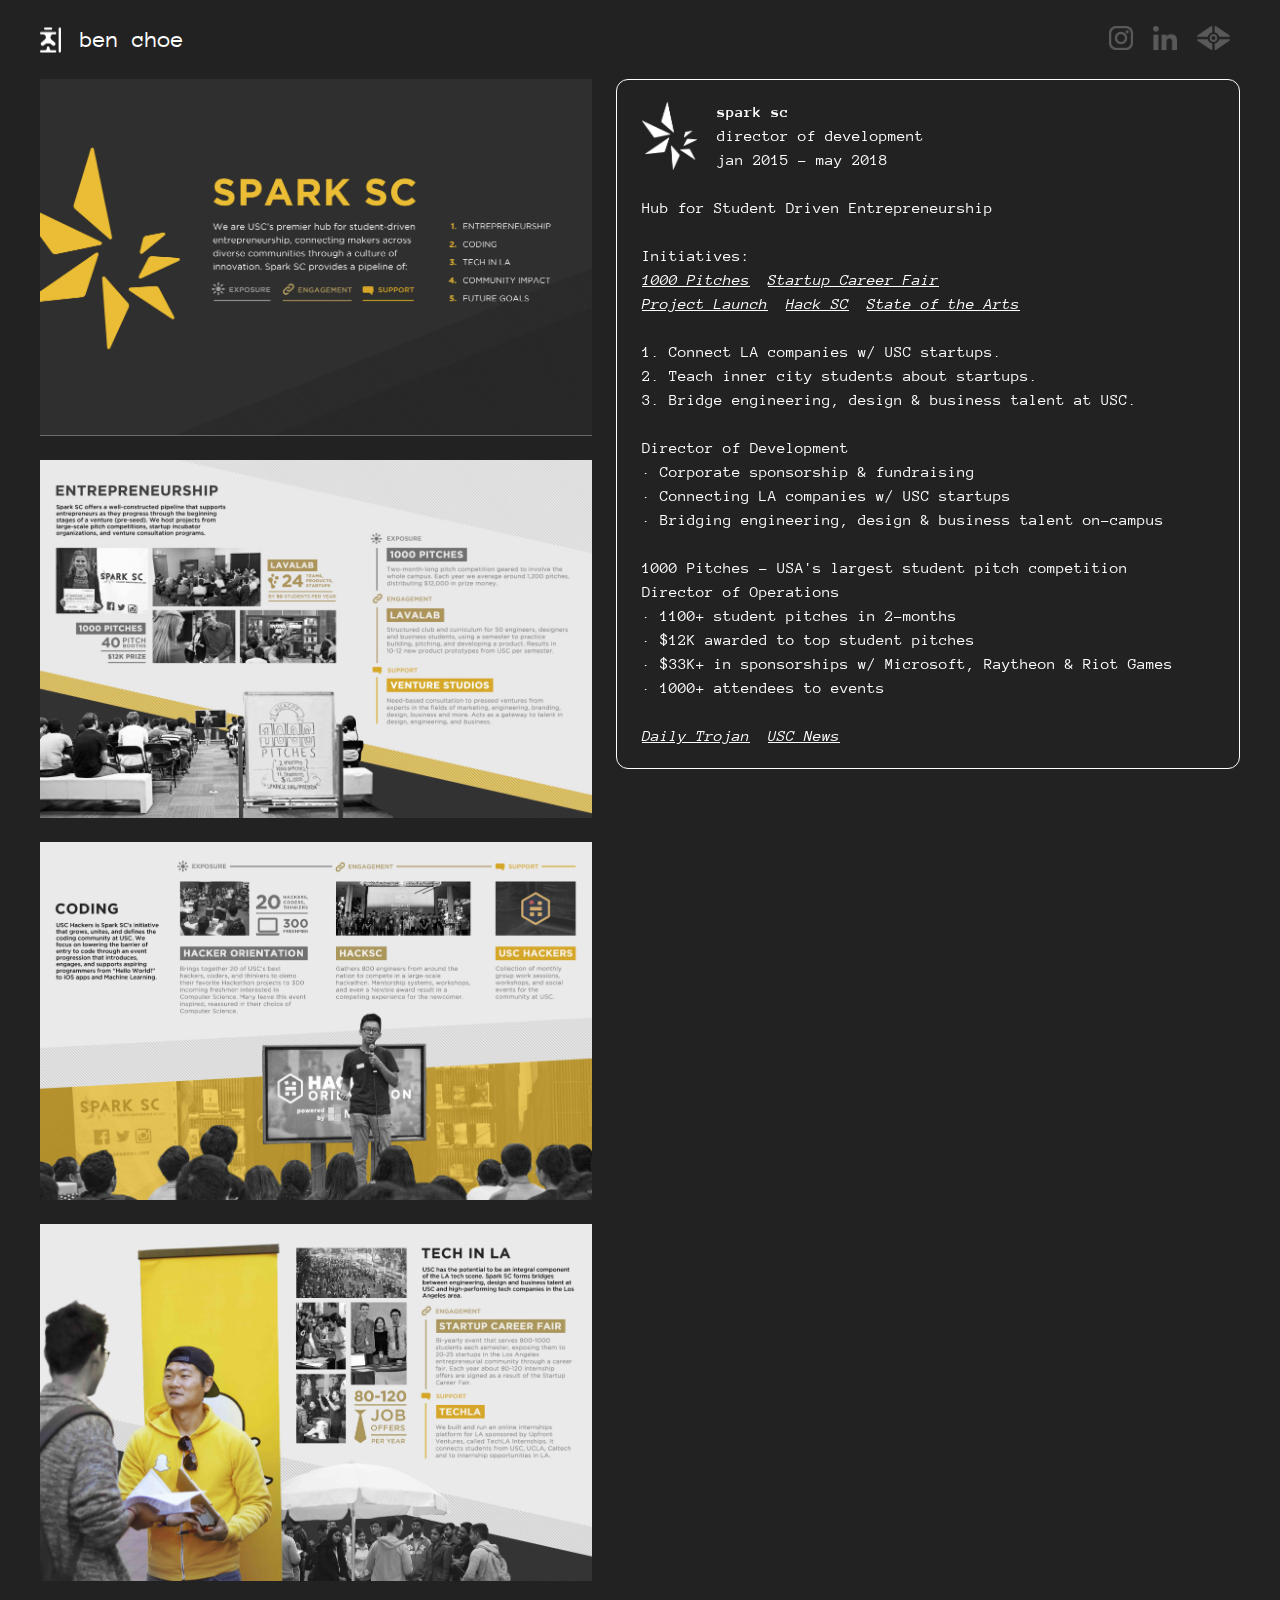
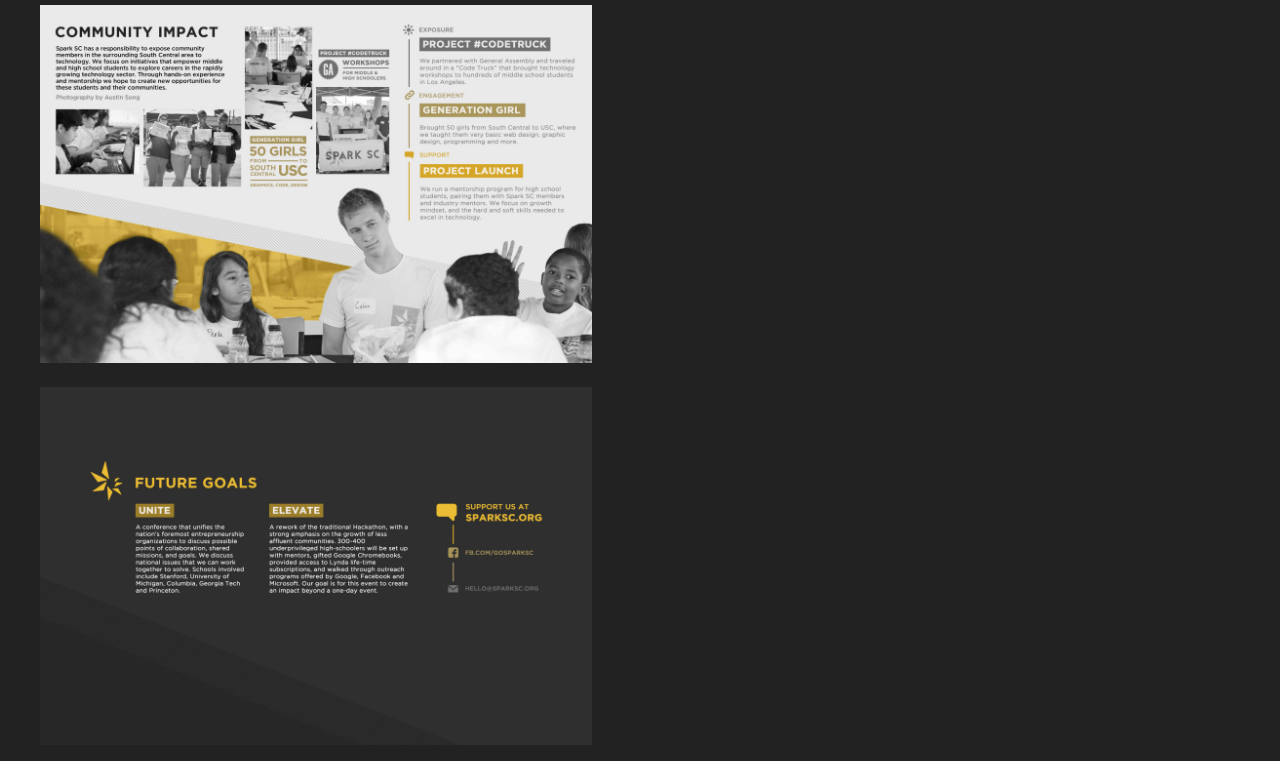
<file: sparksc.html>
<!DOCTYPE html>
<html lang="en">
<head>
  <!-- Meta, title, CSS, favicons, etc. -->
  <meta http-equiv="Content-Type" content="text/html; charset=UTF-8">
  <meta charset="utf-8">
  <meta http-equiv="X-UA-Compatible" content="IE=edge">
  <meta name="viewport" content="width=device-width, initial-scale=1">
  <meta name="author" content="ben choe">
  <title>ben choe · spark sc</title>
  <!-- Bootstrap -->
  <link href="css/bootstrap.min.css" rel="stylesheet">
  <link href="css/home.css" rel="stylesheet">
  <link href="https://fonts.googleapis.com/css?family=Anonymous+Pro:400,400i,700,700i&display=swap" rel="stylesheet">
  <link rel="shortcut icon" href="img/favicon.png" />
</head>

<body class="text-center">
  <div class="container-fluid d-flex w-auto h-auto p-3 mx-4 flex-column">
    <header class="header mb-3">
      <div class="content-header text-left">
        <nav class="nav nav-icons">
          <a href="https://www.instagram.com/benchoe/" target="_blank"><img class="nav-icons nav-link" src="img/instagram.png"></img></a>
          <a href="https://www.linkedin.com/in/benjchoe/" target="_blank"><img class="nav-icons nav-link" src="img/linkedin.png"></img></a>
          <a href="https://www.anoesis.org/" target="_blank"><img class="nav-icons nav-link" src="img/anoesis.png"></img></a>
        </nav>
          <a href="/"><img class="ben-korean" src="img/ben-logo.png"></a></img>        <div class="ben-header-text">
          <h4 class="nobreak"><a class="name" href="/">ben choe</a></h4>
        </div>
      </div>
    </header>


    <div class="container-fluid body p-0">

      <div class="infosticky sticky d-xl-block bd-toc ">
        <div class="content-header">
          <img class="content-icon" src="img/sparksc/spark-logo.png"></img>
          <div class="content-header-text">
            <span class="nobreak"><b>spark sc</b></span></br>
            <span class="nobreak">director of development</span></br>
            <span class="nobreak">jan 2015 - may 2018</span></br>
          </div>
        </div>
        <div class="content-body">
        </br>
        Hub for Student Driven Entrepreneurship</br>
          </br>
          Initiatives:</br>
          <a href="https://drive.google.com/open?id=0B6eDEghP5x7YN1RRNHp5MTdqNFU" target="_blank"><i><u>1000 Pitches</u></i></a>&nbsp
          <a href="https://drive.google.com/open?id=0B6eDEghP5x7Yc3poaEV3ck5ra2s" target="_blank"><i><u>Startup Career Fair</u></i></a></br>
          <a href="https://drive.google.com/open?id=0B6eDEghP5x7YM3R2b05KeVBqUzg" target="_blank"><i><u>Project Launch</u></i></a>&nbsp
          <a href="https://drive.google.com/open?id=0B6eDEghP5x7YODlLRWlfN0hsNUk" target="_blank"><i><u>Hack SC</u></i></a>&nbsp
          <a href="https://drive.google.com/open?id=0B6eDEghP5x7YNlFnTng3UTc0dXc" target="_blank"><i><u>State of the Arts</u></i></a></br>
          </br>
          1. Connect LA companies w/ USC startups.</br>
          2. Teach inner city students about startups.</br>
          3. Bridge engineering, design & business talent at USC.</br></br>

          Director of Development</br>
          · Corporate sponsorship & fundraising</br>
          · Connecting LA companies w/ USC startups</br>
          · Bridging engineering, design & business talent on-campus</br>
          </br>

          1000 Pitches - USA's largest student pitch competition</br>
          Director of Operations</br>
          · 1100+ student pitches in 2-months</br>
          · $12K awarded to top student pitches</br>
          · $33K+ in sponsorships w/ Microsoft, Raytheon & Riot Games</br>
          · 1000+ attendees to events</br></br>
          <a href="http://dailytrojan.com/2015/12/01/1000-pitches-org-holds-fall-semester-closing-ceremony/" target="_blank"><i><u>Daily Trojan</u></i></a>&nbsp
          <a href="https://news.usc.edu/101665/from-high-school-dropout-to-budding-biomedical-engineer/" target="_blank"><i><u>USC News</u></i></a>
        </div>
      </div>

      <div class="contentsticky d-xl-block bd-toc">
        <img class="d-block w-100" src="img/sparksc/spark-11.jpg"></br>
        <img class="d-block w-100" src="img/sparksc/spark-02.jpg"></br>
        <img class="d-block w-100" src="img/sparksc/spark-03.jpg"></br>
        <img class="d-block w-100" src="img/sparksc/spark-04.jpg"></br>
        <img class="d-block w-100" src="img/sparksc/spark-05.jpg"></br>
        <img class="d-block w-100" src="img/sparksc/spark-06.jpg">

      </div>

    </div>
  </div>
</div>

<!-- jQuery -->
<script src="js/jquery.min.js"></script>
<script src="js/bootstrap.bundle.min.js"></script>

</body>
</html>
</file>
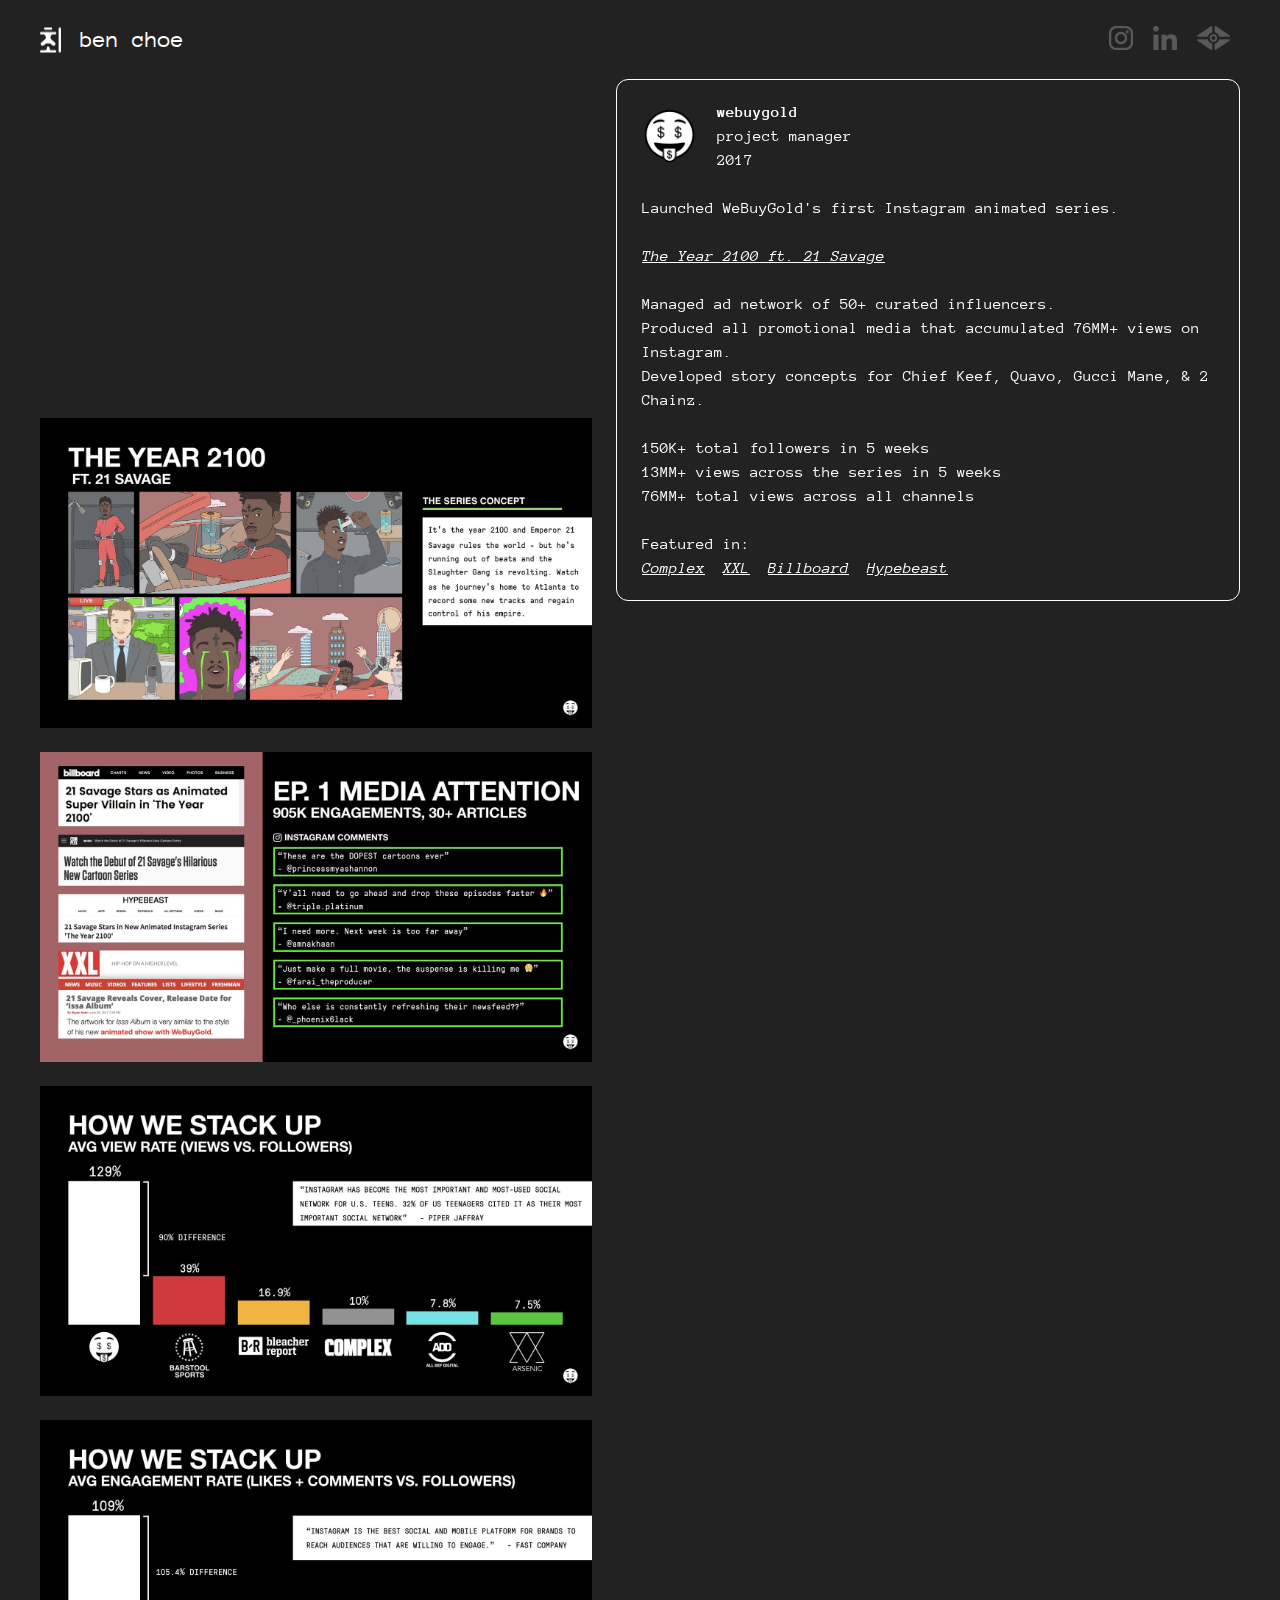
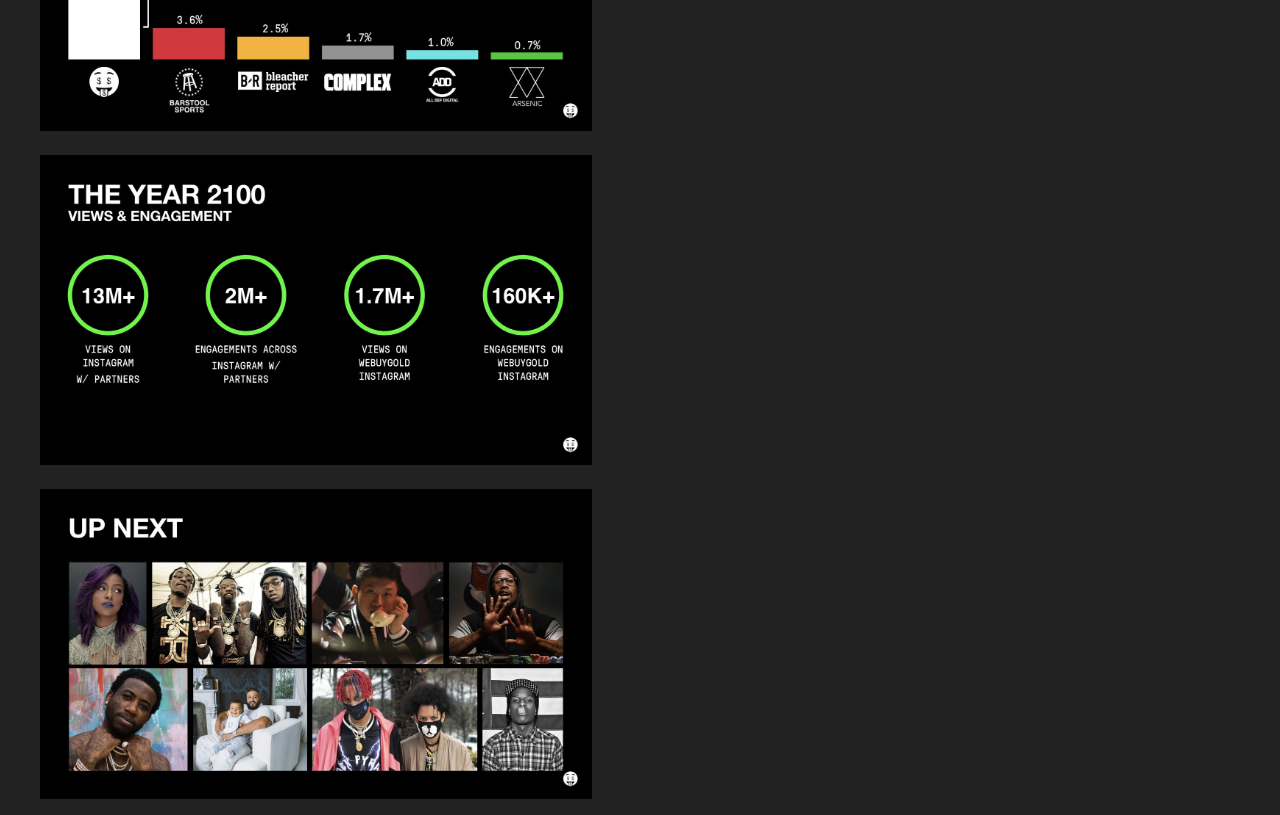
<file: webuygold.html>
<!DOCTYPE html>
<html lang="en">
<head>
  <!-- Meta, title, CSS, favicons, etc. -->
  <meta http-equiv="Content-Type" content="text/html; charset=UTF-8">
  <meta charset="utf-8">
  <meta http-equiv="X-UA-Compatible" content="IE=edge">
  <meta name="viewport" content="width=device-width, initial-scale=1">
  <meta name="author" content="ben choe">
  <title>ben choe · webuygold</title>
  <!-- Bootstrap -->
  <link href="css/bootstrap.min.css" rel="stylesheet">
  <link href="css/home.css" rel="stylesheet">
  <link href="https://fonts.googleapis.com/css?family=Anonymous+Pro:400,400i,700,700i&display=swap" rel="stylesheet">
  <link rel="shortcut icon" href="img/favicon.png" />
</head>

<body class="text-center">
  <div class="container-fluid d-flex w-auto h-auto p-3 mx-4 flex-column">
    <header class="header mb-3">
      <div class="content-header text-left">
        <nav class="nav nav-icons">
          <a href="https://www.instagram.com/benchoe/" target="_blank"><img class="nav-icons nav-link" src="img/instagram.png"></img></a>
          <a href="https://www.linkedin.com/in/benjchoe/" target="_blank"><img class="nav-icons nav-link" src="img/linkedin.png"></img></a>
          <a href="https://www.anoesis.org/" target="_blank"><img class="nav-icons nav-link" src="img/anoesis.png"></img></a>
        </nav>
        <a href="/"><img class="ben-korean" src="img/ben-logo.png"></a></img>
        <div class="ben-header-text">
          <h4 class="nobreak"><a class="name" href="/">ben choe</a></h4>
        </div>
      </div>
    </header>


    <div class="container-fluid body p-0">

      <div class="infosticky sticky d-xl-block bd-toc ">
        <div class="content-header">
          <img class="content-icon" src="img/webuygold/wbg-logo.png"></img>
          <div class="content-header-text">
            <span class="nobreak"><b>webuygold</b></span></br>
            <span class="nobreak">project manager</span></br>
            <span class="nobreak">2017</span></br>
          </div>
        </div>
        <div class="content-body">
          </br>
          Launched WeBuyGold's first Instagram animated series.</br></br>
          <a href="https://youtu.be/8e9r0tJMu5Y" target="_blank"><i><u>The Year 2100 ft. 21 Savage</u></i></a></br></br>

          Managed ad network of 50+ curated influencers. </br>
          Produced all promotional media that accumulated 76MM+ views on Instagram.</br>
          Developed story concepts for Chief Keef, Quavo, Gucci Mane, & 2 Chainz.</br></br>

          150K+ total followers in 5 weeks</br>
          13MM+ views across the series in 5 weeks</br>
          76MM+ total views across all channels</br></br>

          Featured in:</br>
          <a href="https://www.complex.com/music/2017/06/21-savage-debut-cartoon-series-2100" target="_blank"><i><u>Complex</u></i></a>&nbsp
          <a href="https://www.xxlmag.com/news/2017/06/21-savage-animated-web-series-the-year-2100/" target="_blank"><i><u>XXL</u></i></a>&nbsp
          <a href="https://www.billboard.com/articles/columns/hip-hop/7849294/21-savage-animated-super-villain-the-year-2100" target="_blank"><i><u>Billboard</u></i></a>&nbsp
          <a href="https://hypebeast.com/2017/6/21-savage-instagram-series-the-year-2100" target="_blank"><i><u>Hypebeast</u></i></a>
        </div>
      </div>

      <div class="contentsticky d-xl-block bd-toc">
        <iframe class="d-block w-100" style="height:315px;" src="https://www.youtube.com/embed/8e9r0tJMu5Y" frameborder="0" allow="accelerometer; autoplay; encrypted-media; gyroscope; picture-in-picture" allowfullscreen></iframe></br>
        <img class="d-block w-100" src="img/webuygold/wbg-01.jpeg"></br>
        <img class="d-block w-100" src="img/webuygold/wbg-02.jpeg"></br>
        <img class="d-block w-100" src="img/webuygold/wbg-03.jpeg"></br>
        <img class="d-block w-100" src="img/webuygold/wbg-04.jpeg"></br>
        <img class="d-block w-100" src="img/webuygold/wbg-05.jpeg"></br>
        <img class="d-block w-100" src="img/webuygold/wbg-06.jpeg">
      </div>

    </div>
  </div>
</div>

<!-- jQuery -->
<script src="js/jquery.min.js"></script>
<script src="js/bootstrap.bundle.min.js"></script>

</body>
</html>
</file>
<file: css/home.css>
@media (min-width: 0px) {
  html,body {
    font-size: 11px;
  }
  .nav-icons .nav-link {
    max-height: 20px;
  }
  .row {
    display: inline;
    justify-content: center;
  }
  .infosticky {
    padding: 10px 15px 10px 15px;
    width: auto;
    margin-bottom: 15px;
  }
  .about1 {
    float:left;
    text-align: right;
    padding-right: 5px;
  }
  .contentsticky {
    width: auto;
    float: left;
  }
  .col, .card {
    margin-right: 0px;
    margin-bottom: 15px;
  }
  .content-icon{
    max-width:35px;
  }
  .content-header-text {
    margin-left: 50px;
  }
  .card-img-top {
    height: 190px;
    object-fit: cover;
  }
  .resize {
    background-color: white;
    margin-bottom: 15px;
    width: 100%;
    height:200px;
    float:right;
    border-radius: 12px;
    text-align: left;
  }
}

@media (min-width: 409px){
  html,body {
    font-size: .9rem;
  }
  .content-icon{
    max-width:40px;
  }
  .content-header-text {
    margin-left: 60px;
  }
}

@media (min-width: 576px) {
  .row {
    display: flex;
    justify-content: space-between;
  }
  .card {
    max-width:48%;
  }
  .w-border{
    width: 100%;
    margin-bottom:15px;
  }
  .col, .card {
    margin-bottom: 0px;
  }
}

@media (min-width: 768px) {
  .nav-icons .nav-link {
    max-height: 24px;
  }
  .infosticky {
    padding: 20px 25px 20px 25px;
    width: 52%;
    height:auto;
    float:right;
  }
  .about1 {
    float:left;
    padding-right: 20px;
  }
  .contentsticky {
    width: 46%;
    max-height: inherit;
    float: left;
  }
  .row {
    justify-content: space-between;
  }
  .anoesis {
    display: flex;
    width: 52%;
    height:420px;
    float:right;
  }
  .subanoesis {
    display: flex;
    width: 52%;
    height:420px;
    float:right;
  }

  .resize {
    display:none;
  }
  .sticky {
    position: static;
  }
}

@media (min-width: 1016px) {
  html,body {
    font-size: 1rem;
  }
  .content-icon{
    max-width:55px;
  }
  .content-header-text {
    margin-left: 75px;
  }
  .anoesis {
    height:389px;
  }
  .subanoesis {
    height:389px;
  }
  .sticky {
    position: -webkit-sticky;
    position: sticky;
  }
}

@media (min-width: 1200px) {

}

html,body {
  height: auto;
  background-color: #222;
  font-family: 'Anonymous Pro', monospace;
}

body {
  display: -ms-flexbox;
  display: flex;
  color: #fff;
  padding-top: 10px;
  justify-content: center;
}

.container-fluid {
  max-width: 1400px;
}

.infosticky {
  border-style: solid;
  border-width: 1px;
  border-radius: 12px;
  text-align: left;
}

.anoesis {
  text-align: left;
  border-radius: 12px;
  border-style: none;
  border-width: 0px;
}

.subanoesis {
  text-align: left;
  background-color: white;
  border-radius: 12px;
  border-style: none;
  border-width: 0px;
}

.contentsticky {
  text-align: left;
}

.row {
  margin-left:0px;
  margin-right: 0px;
}

.col {
  padding:0px 15px 0px 15px;
  padding-left: 0px;
  padding-right: 0px;
}

.card {
  background-color: initial !important;
  border: solid white 1px;
  border-radius: 12px;
}

.card-img-top {
  border-radius: 12px 12px 0px 0px;
}

.card-body {
  padding: 0.5rem .75rem .5rem 0.75rem;
}

.card-text {
  margin-bottom: 0px;
}

.nav {
  float: right;
}

.nav-icons .nav-link {
  padding: 0rem 10px;
  background-color: transparent;
  float: right;
  opacity: 0.25;
}

.nav-icons .nav-link:hover,
.nav-icons .nav-link:focus {
  opacity: 1;
}

.carousel-indicators {
  padding-bottom: 10px;
  padding-top: 0px;
  margin-bottom:0px;
}

p.nobreak {
  overflow: hidden;
  text-overflow: ellipsis;
  white-space: nowrap;
}

span.nobreak {
  overflow: hidden;
  text-overflow: ellipsis;
  white-space: nowrap;
}

h4.nobreak {
  overflow: hidden;
  text-overflow: ellipsis;
  white-space: nowrap;
}

a,a:focus {
  color: #fff;
}

a:hover {
  color: #FF453A;
}

.ben-korean {
  height: 25px;
  width:auto;
  position: absolute;
  float:left;
  margin:0;
  top: 50%;
  -ms-transform: translateY(-50%);
  transform: translateY(-50%);
}

.ben-header-text {
  margin-left: 40px;
}

.content-icon{
  width:auto;
  position: absolute;
  margin:0;
  top: 50%;
  -ms-transform: translateY(-50%);
  transform: translateY(-50%);
}

.content-header{
  position: relative;
}

.sticky {
  top:20px;
}
</file>
